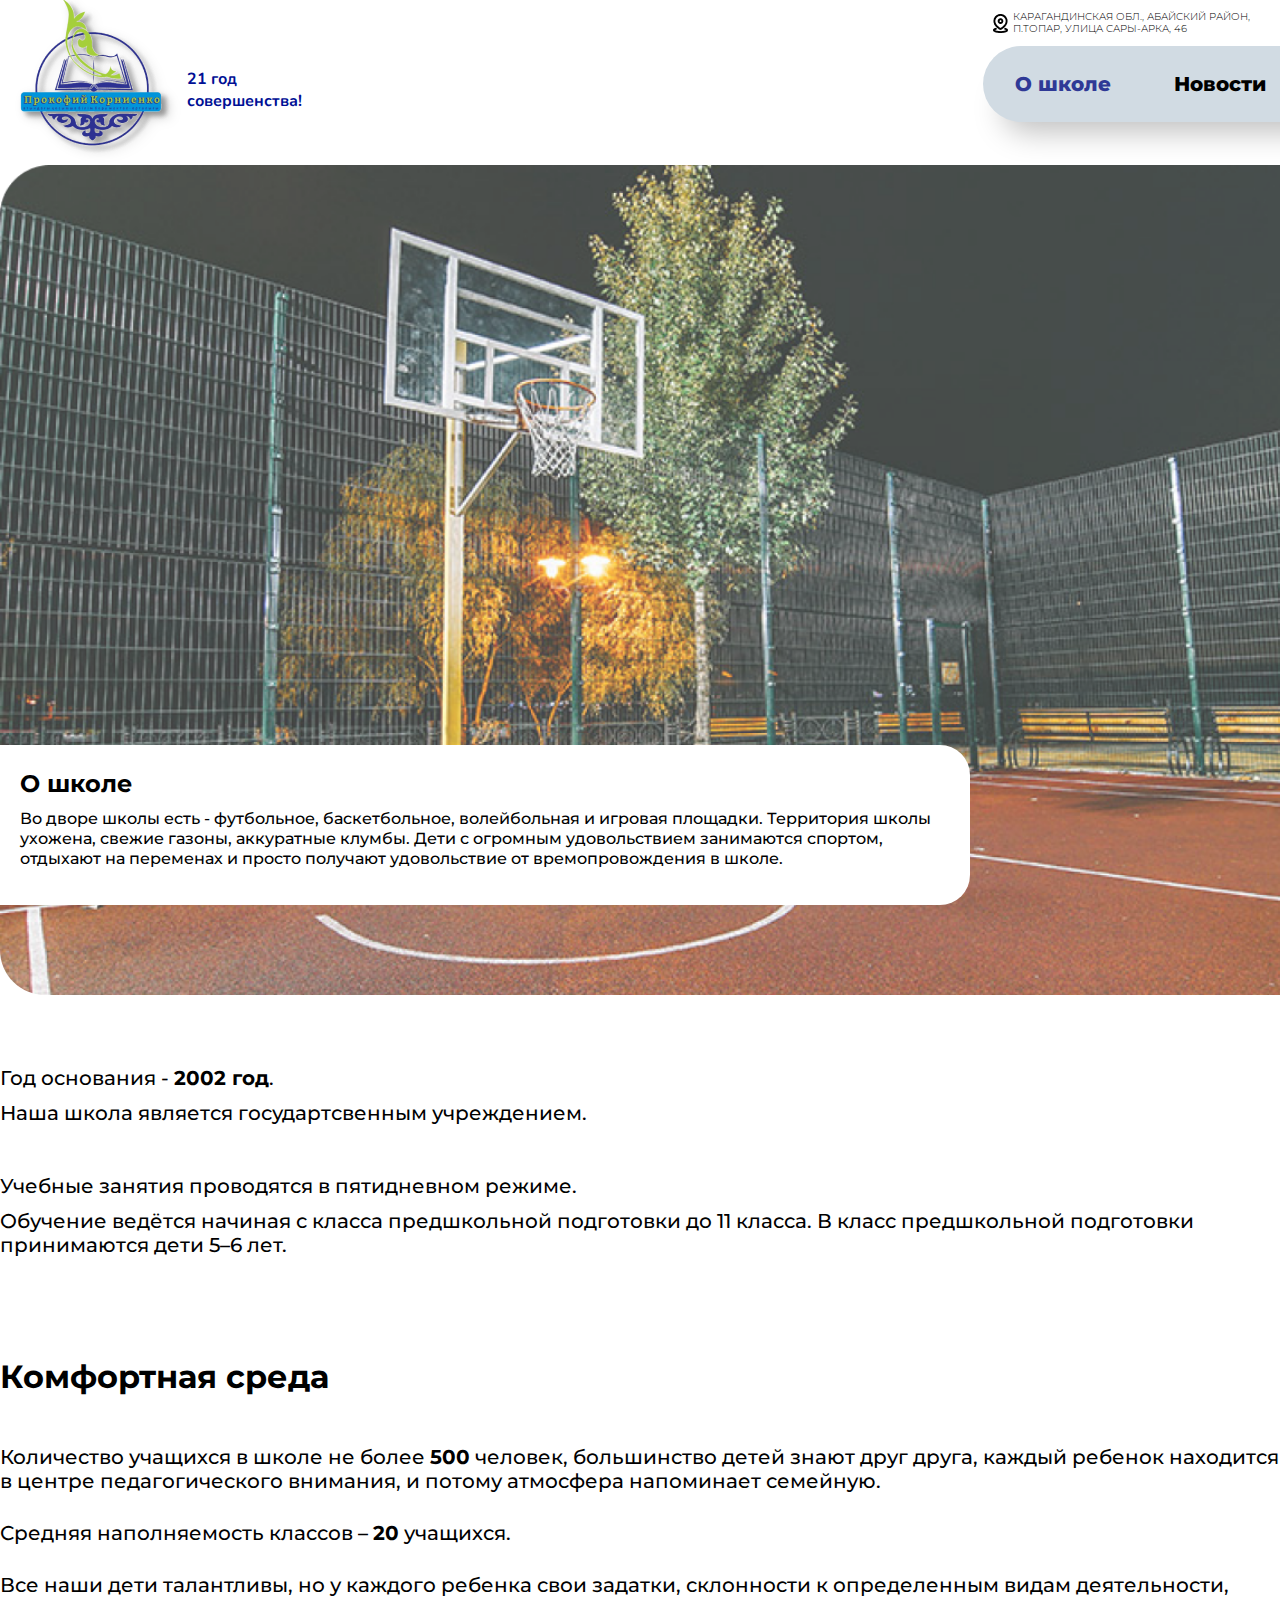
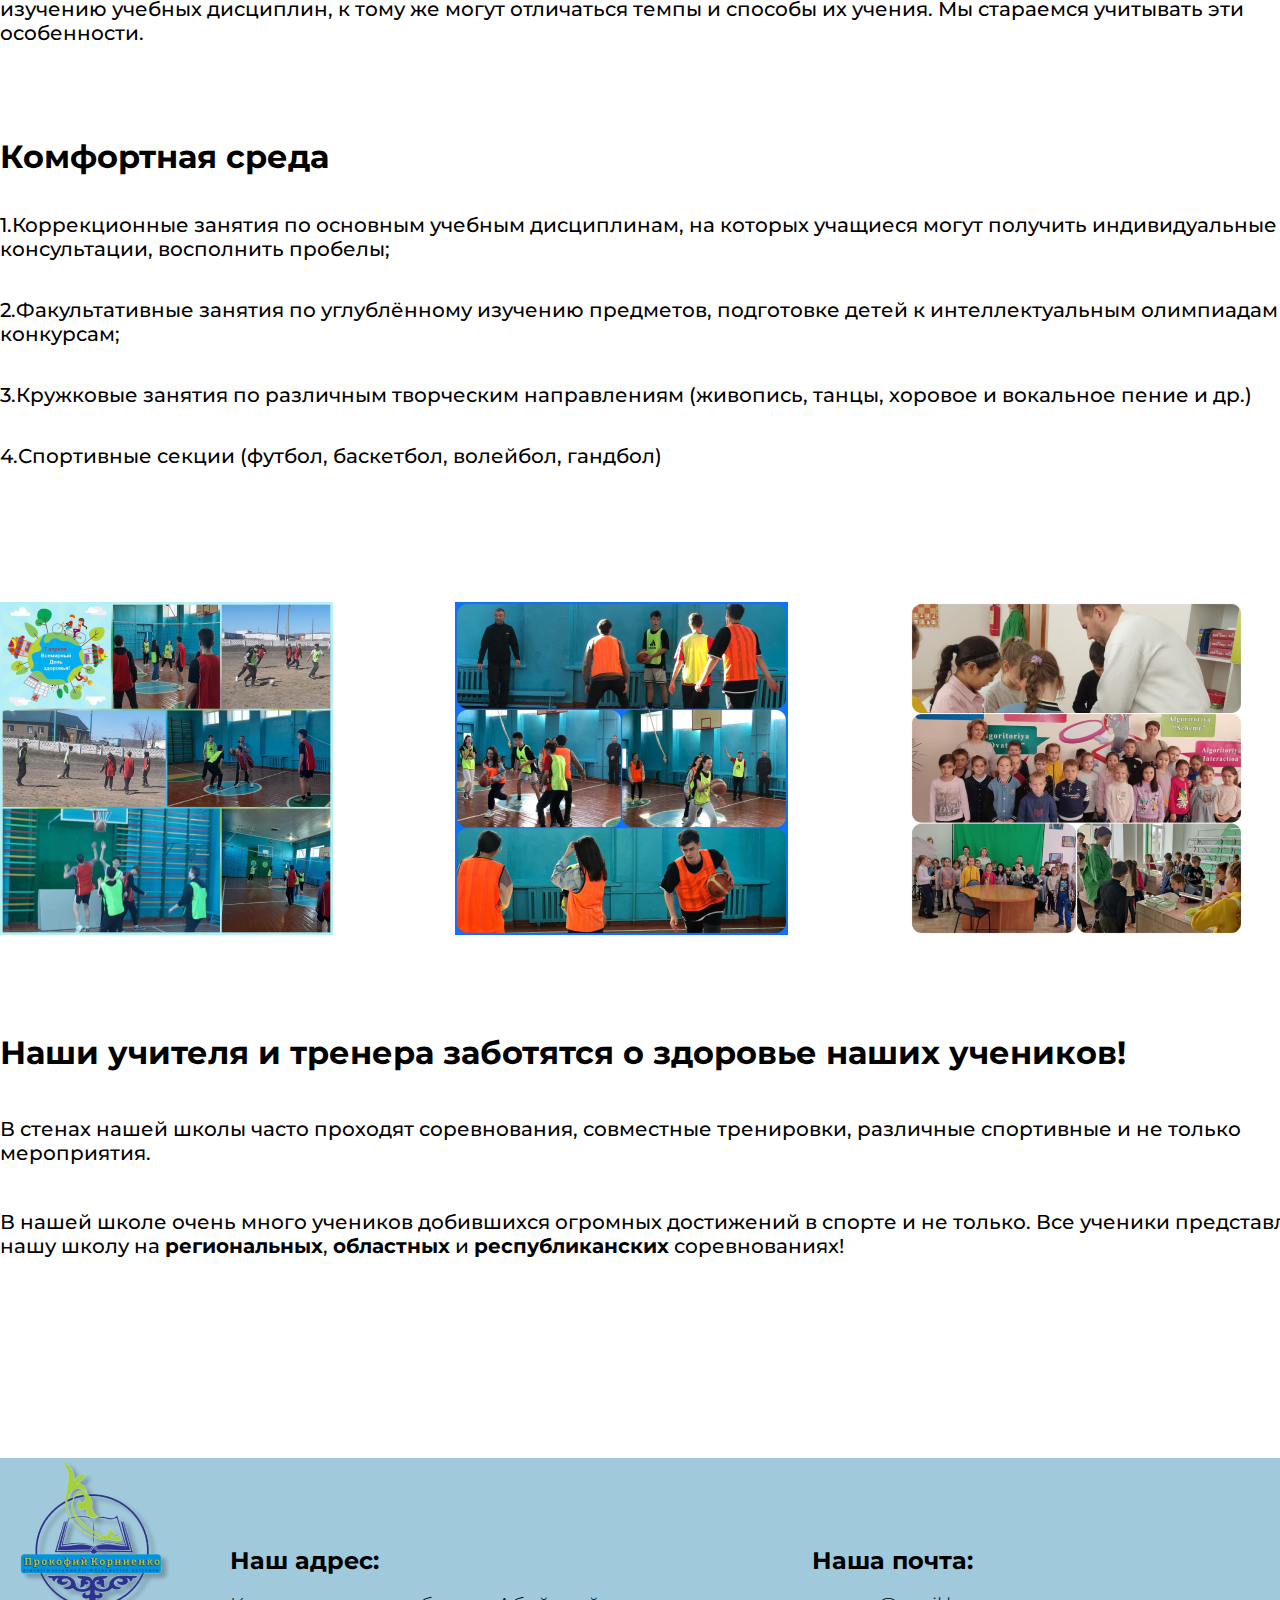
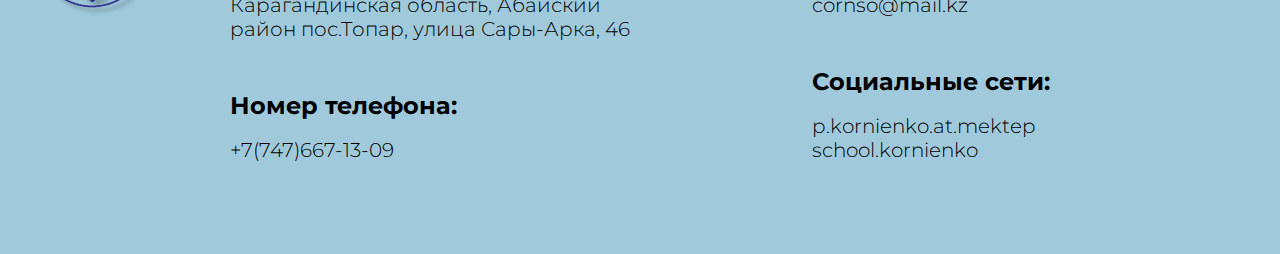
<file: About/About.html>
<!DOCTYPE html>
<html lang="en">
  <head>
    <meta charset="UTF-8" />
    <meta http-equiv="X-UA-Compatible" content="IE=edge" />
    <meta name="viewport" content="width=device-width, initial-scale=1.0" />
    <link rel="preconnect" href="https://fonts.googleapis.com" />
    <link rel="preconnect" href="https://fonts.gstatic.com" crossorigin />
    <link rel="preconnect" href="https://fonts.googleapis.com" />
    <link rel="preconnect" href="https://fonts.gstatic.com" crossorigin />
    <link
      href="https://fonts.googleapis.com/css2?family=Comfortaa:wght@300;400;500;700&family=Montserrat:wght@300;400;500;600;700;800&family=Nunito:wght@300;400;500;600;700;800&display=swap"
      rel="stylesheet"
    />
    <link rel="stylesheet" href="About.css" />
    <title>School</title>
  </head>

  <body>
    <div class="wrapper">
      <header>
        <nav>
          <div class="logo">
            <a href="/Home/index.html"><img src="image/logo.png" alt="" /></a>
            <p>21 год <br />совершенства!</p>
          </div>
          <div class="navbar">
            <div class="nav_info">
              <div class="adress">
                <img src="image/adress_con.png" alt="" />
                <h3 class="adress_text">
                  КАРАГАНДИНСКАЯ ОБЛ., АБАЙСКИЙ РАЙОН, П.ТОПАР, УЛИЦА САРЫ-АРКА,
                  46
                </h3>
              </div>
              <div class="post">
                <img src="image/post_icon.png" alt="" />
                <h3 class="post_text">cornso@mail.kz</h3>
              </div>
            </div>
            <div class="nav_links">
              <a style="color: #2f3996" href="#">О школе</a>
              <a href="/Blog/Blog.html">Новости</a>
              <a href="/Service/Service.html">Услуги</a>
            </div>
          </div>
        </nav>
        <div class="header">
          <div class="about_us">
            <h1>О школе</h1>
            <h2>
              Во дворе школы есть - футбольное, баскетбольное, волейбольная и
              игровая площадки. Территория школы ухожена, свежие газоны,
              аккуратные клумбы. Дети с огромным удовольствием занимаются
              спортом, отдыхают на переменах и просто получают удовольствие от
              времопровождения в школе.
            </h2>
          </div>
        </div>
        <div class="data">
          <p style="margin-top: 71px">
            Год основания - <span style="font-weight: bold">2002 год</span>.
          </p>
          <p style="margin-top: 11px">
            Наша школа является государтсвенным учреждением.
          </p>
          <p style="margin-top: 49px">
            Учебные занятия проводятся в пятидневном режиме.
          </p>
          <p style="margin-top: 11px">
            Обучение ведётся начиная с класса предшкольной подготовки до 11
            класса. В класс предшкольной подготовки <br />
            принимаются дети 5–6 лет.
          </p>
        </div>
      </header>
      <section class="other_data">
        <div class="environment">
          <h1>Комфортная среда</h1>
          <h2 style="margin-top: 49px">
            Количество учащихся в школе не более
            <span style="font-weight: bold">500</span> человек, большинство
            детей знают друг друга, каждый ребенок находится <br />
            в центре педагогического внимания, и потому атмосфера напоминает
            семейную.
          </h2>
          <h2 style="margin-top: 28px">
            Средняя наполняемость классов –
            <span style="font-weight: bold">20</span> учащихся.
          </h2>
          <h2 style="margin-top: 28px">
            Все наши дети талантливы, но у каждого ребенка свои задатки,
            склонности к определенным видам деятельности, <br />
            изучению учебных дисциплин, к тому же могут отличаться темпы и
            способы их учения. Мы стараемся учитывать эти <br />
            особенности.
          </h2>
        </div>
        <div class="activities">
          <h1>Комфортная среда</h1>
          <h2>
            1.Коррекционные занятия по основным учебным дисциплинам, на которых
            учащиеся могут получить индивидуальные <br />
            консультации, восполнить пробелы;
          </h2>
          <h2>
            2.Факультативные занятия по углублённому изучению предметов,
            подготовке детей к интеллектуальным олимпиадам и <br />
            конкурсам;
          </h2>
          <h2>
            3.Кружковые занятия по различным творческим направлениям (живопись,
            танцы, хоровое и вокальное пение и др.)
          </h2>
          <h2>4.Спортивные секции (футбол, баскетбол, волейбол, гандбол)</h2>
          <div class="activites_blog">
            <img src="image/activity_1.png" alt="" />
            <img src="image/activity_2.png" alt="" />
            <img src="image/activity_3.png" alt="" />
          </div>
        </div>
        <div class="teachers">
          <h1>Наши учителя и тренера заботятся о здоровье наших учеников!</h1>
          <h2>
            В стенах нашей школы часто проходят соревнования, совместные
            тренировки, различные спортивные и не только <br />
            мероприятия.
          </h2>
          <h2>
            В нашей школе очень много учеников добившихся огромных достижений в
            спорте и не только. Все ученики представляют <br />
            нашу школу на <span>региональных</span>, <span>областных</span> и
            <span>республиканских</span> соревнованиях!
          </h2>
        </div>
      </section>
    </div>
    <footer>
      <img src="/About/image/logo.png" alt="" />
      <div class="footer_links">
        <div class="links_column">
          <div class="links">
            <h1>Наш адрес:</h1>
            <h2>
              Карагандинская область, Абайский район пос.Топар, улица Сары-Арка,
              46
            </h2>
          </div>
          <div class="links">
            <h1>Номер телефона:</h1>
            <h2>+7(747)667-13-09</h2>
          </div>
        </div>
        <div class="links_column">
          <div class="links">
            <h1>Наша почта:</h1>
            <h2>cornso@mail.kz</h2>
          </div>
          <div class="links">
            <h1>Социальные сети:</h1>
            <h2>p.kornienko.at.mektep<br />school.kornienko</h2>
          </div>
        </div>
      </div>
    </footer>
  </body>
</html>
</file>
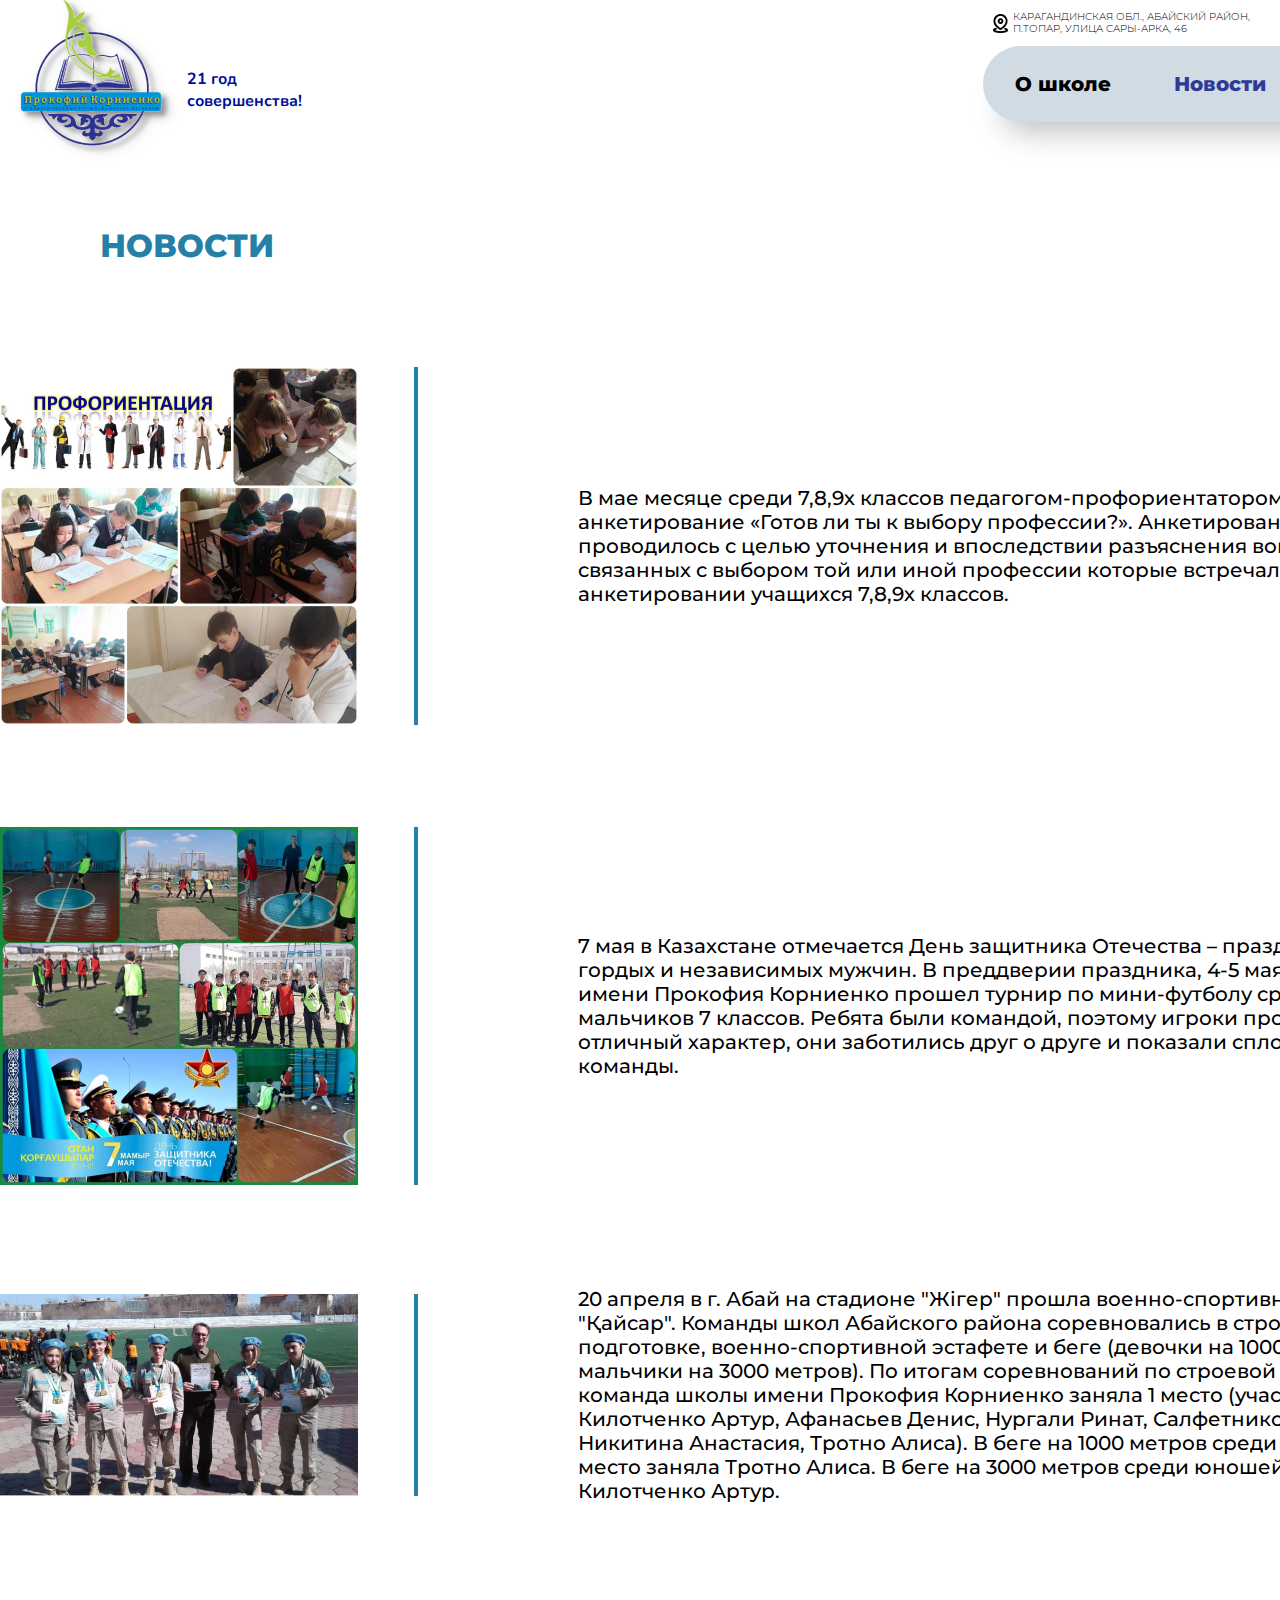
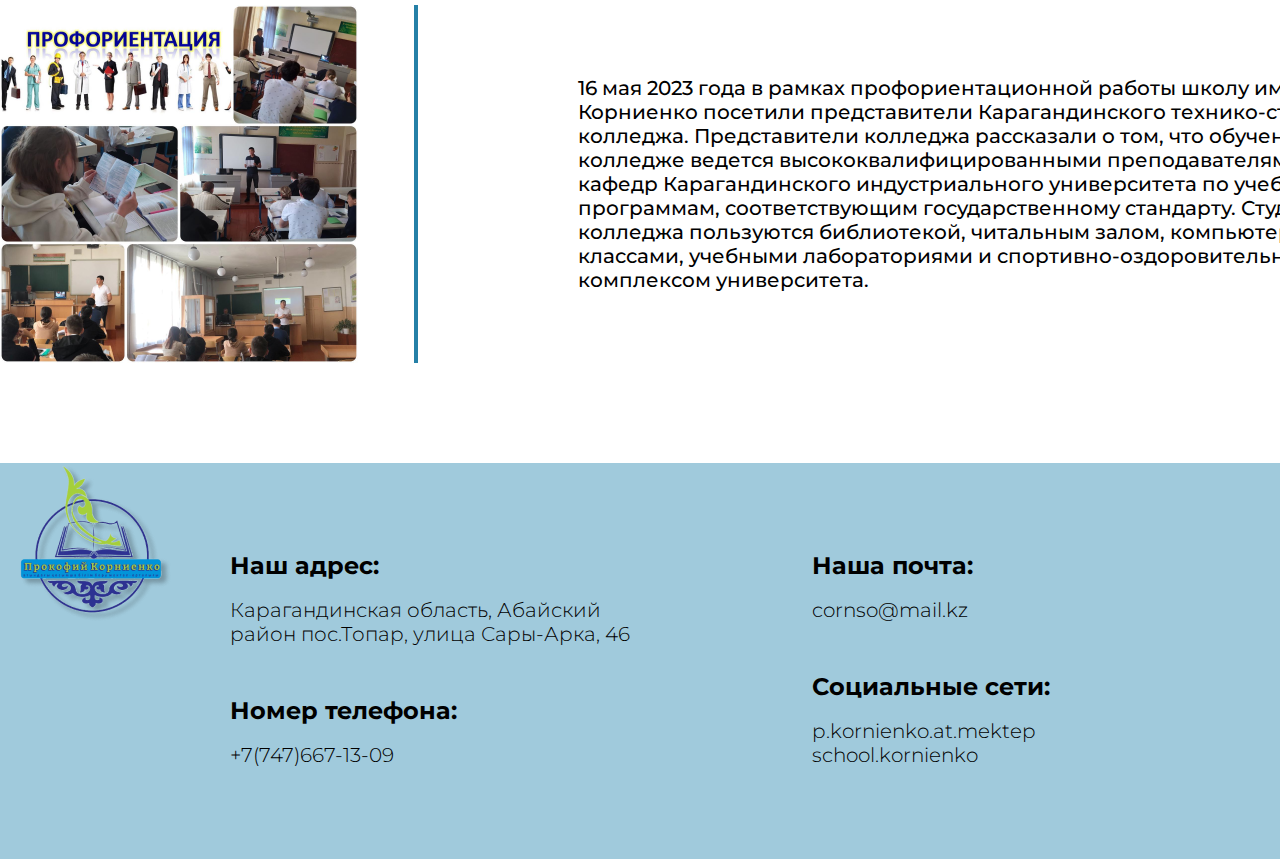
<file: Blog/Blog.html>
<!DOCTYPE html>
<html lang="en">
  <head>
    <meta charset="UTF-8" />
    <meta http-equiv="X-UA-Compatible" content="IE=edge" />
    <meta name="viewport" content="width=device-width, initial-scale=1.0" />
    <link rel="preconnect" href="https://fonts.googleapis.com" />
    <link rel="preconnect" href="https://fonts.gstatic.com" crossorigin />
    <link rel="preconnect" href="https://fonts.googleapis.com" />
    <link rel="preconnect" href="https://fonts.gstatic.com" crossorigin />
    <link
      href="https://fonts.googleapis.com/css2?family=Comfortaa:wght@300;400;500;700&family=Montserrat:wght@300;400;500;600;700;800&family=Nunito:wght@300;400;500;600;700;800&display=swap"
      rel="stylesheet"
    />
    <link rel="stylesheet" href="Blog.css" />
    <title>School</title>
  </head>

  <body>
    <div class="wrapper">
      <header>
        <nav>
          <div class="logo">
            <a href="/Home/index.html"><img src="image/logo.png" alt="" /></a>
            <p>21 год <br />совершенства!</p>
          </div>
          <div class="navbar">
            <div class="nav_info">
              <div class="adress">
                <img src="image/adress_con.png" alt="" />
                <h3 class="adress_text">
                  КАРАГАНДИНСКАЯ ОБЛ., АБАЙСКИЙ РАЙОН, П.ТОПАР, УЛИЦА САРЫ-АРКА,
                  46
                </h3>
              </div>
              <div class="post">
                <img src="image/post_icon.png" alt="" />
                <h3 class="post_text">cornso@mail.kz</h3>
              </div>
            </div>
            <div class="nav_links">
              <a href="/About/About.html">О школе</a>
              <a style="color: #2f3996" href="#">Новости</a>
              <a href="/Service/Service.html">Услуги</a>
            </div>
          </div>
        </nav>
      </header>
      <section class="blog">
        <h1 class="blog_title">НОВОСТИ</h1>
        <div class="blog_card">
          <img src="image/blog_1.png" alt="" />
          <h2>
            В мае месяце среди 7,8,9х классов педагогом-профориентатором
            проводилось анкетирование «Готов ли ты к выбору профессии?».
            Анкетирование проводилось с целью уточнения и впоследствии
            разъяснения вопросов, связанных с выбором той или иной профессии
            которые встречались при анкетировании учащихся 7,8,9х классов.
          </h2>
        </div>
        <div class="blog_card">
          <img src="image/blog_2.png" alt="" />
          <h2>
            7 мая в Казахстане отмечается День защитника Отечества – праздник
            смелых, гордых и независимых мужчин. В преддверии праздника, 4-5
            мая, в школе имени Прокофия Корниенко прошел турнир по мини-футболу
            среди мальчиков 7 классов. Ребята были командой, поэтому игроки
            проявили отличный характер, они заботились друг о друге и показали
            сплоченность команды.
          </h2>
        </div>
        <div class="blog_card">
          <img src="image/blog_3.png" alt="" />
          <h2>
            20 апреля в г. Абай на стадионе "Жігер" прошла военно-спортивная
            игра "Қайсар". Команды школ Абайского района соревновались в
            строевой подготовке, военно-спортивной эстафете и беге (девочки на
            1000 метров, мальчики на 3000 метров). По итогам соревнований по
            строевой подготовке команда школы имени Прокофия Корниенко заняла 1
            место (участники Килотченко Артур, Афанасьев Денис, Нургали Ринат,
            Салфетников Владислав, Никитина Анастасия, Тротно Алиса). В беге на
            1000 метров среди девушек 1 место заняла Тротно Алиса. В беге на
            3000 метров среди юношей 2 место занял Килотченко Артур.
          </h2>
        </div>
        <div class="blog_card">
          <img src="image/blog_4.png" alt="" />
          <h2>
            16 мая 2023 года в рамках профориентационной работы школу имени
            Прокофия Корниенко посетили представители Карагандинского
            технико-строительного колледжа. Представители колледжа рассказали о
            том, что обучение в колледже ведется высококвалифицированными
            преподавателями колледжа и кафедр Карагандинского индустриального
            университета по учебным программам, соответствующим государственному
            стандарту. Студенты колледжа пользуются библиотекой, читальным
            залом, компьютерными классами, учебными лабораториями и
            спортивно-оздоровительным комплексом университета.
          </h2>
        </div>
      </section>
    </div>
    <footer>
      <img src="/About/image/logo.png" alt="" />
      <div class="footer_links">
        <div class="links_column">
          <div class="links">
            <h1>Наш адрес:</h1>
            <h2>
              Карагандинская область, Абайский район пос.Топар, улица Сары-Арка,
              46
            </h2>
          </div>
          <div class="links">
            <h1>Номер телефона:</h1>
            <h2>+7(747)667-13-09</h2>
          </div>
        </div>
        <div class="links_column">
          <div class="links">
            <h1>Наша почта:</h1>
            <h2>cornso@mail.kz</h2>
          </div>
          <div class="links">
            <h1>Социальные сети:</h1>
            <h2>p.kornienko.at.mektep<br />school.kornienko</h2>
          </div>
        </div>
      </div>
    </footer>
  </body>
</html>
</file>
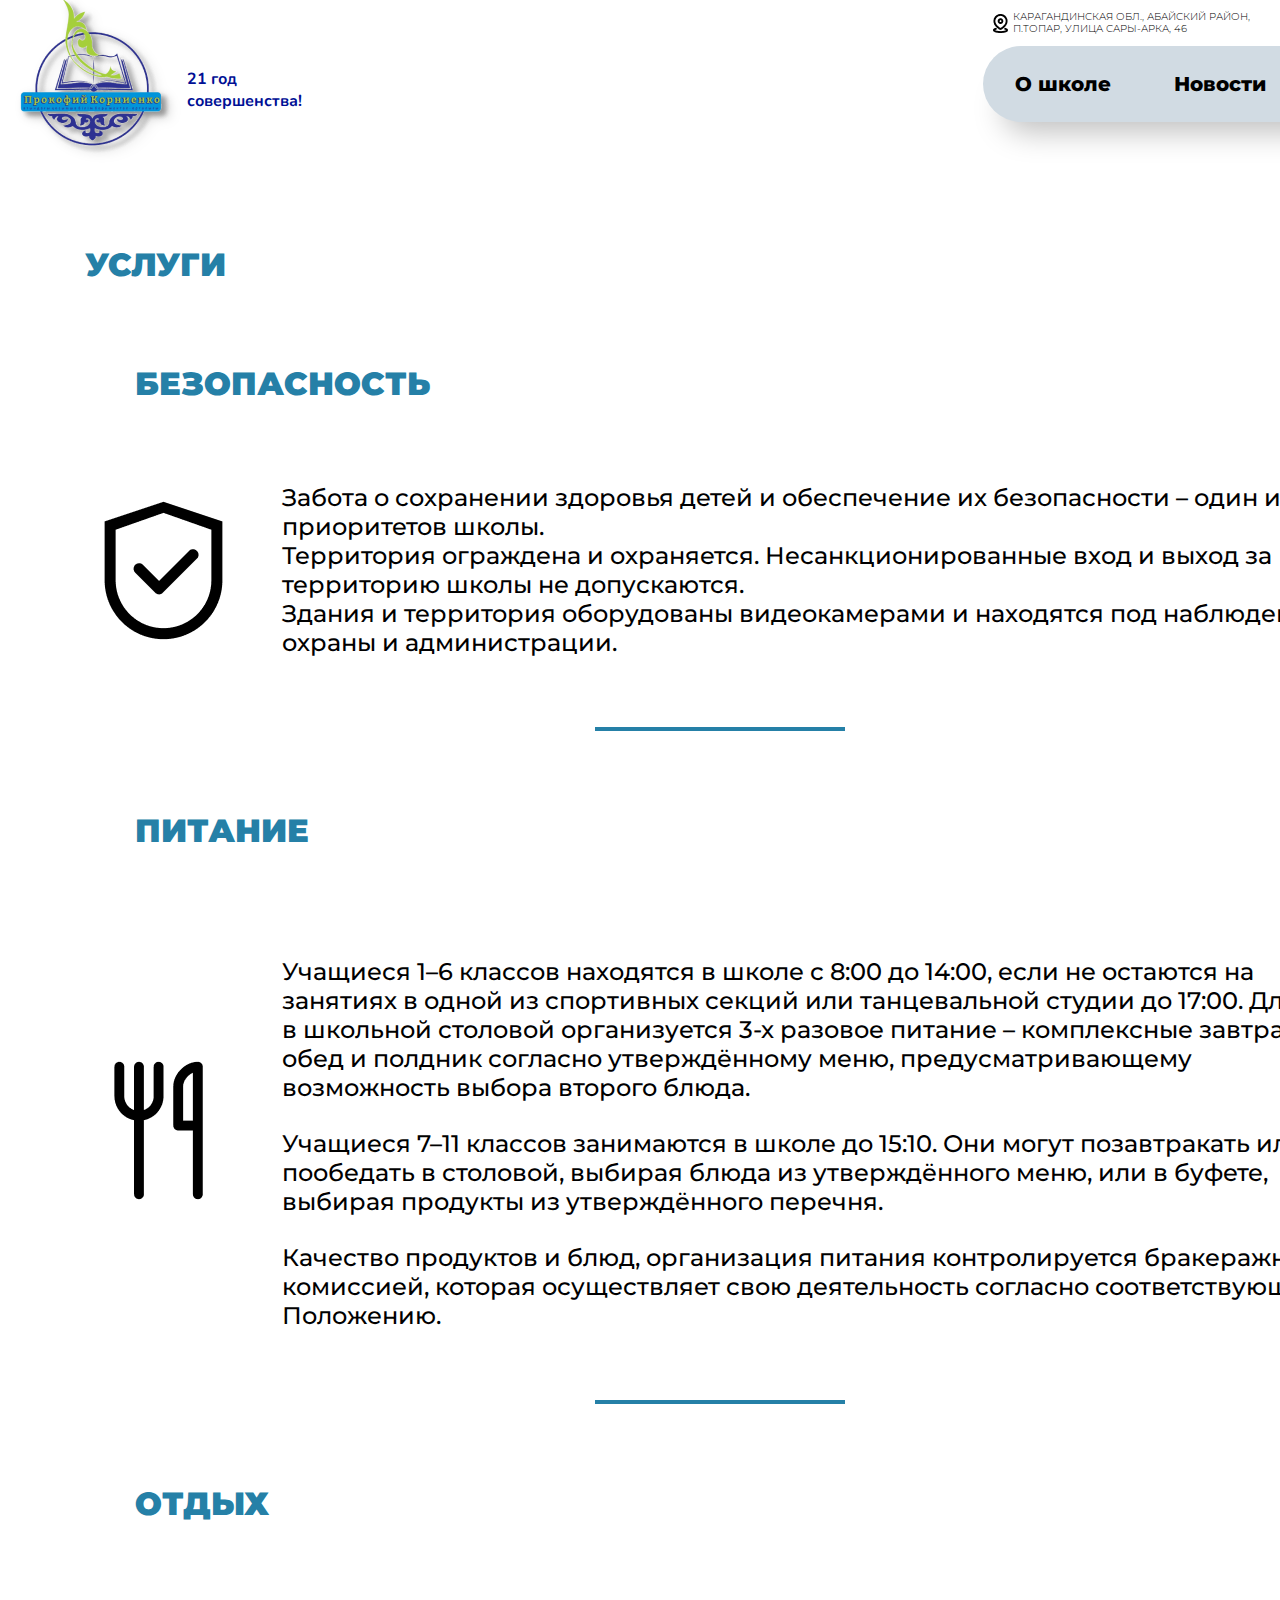
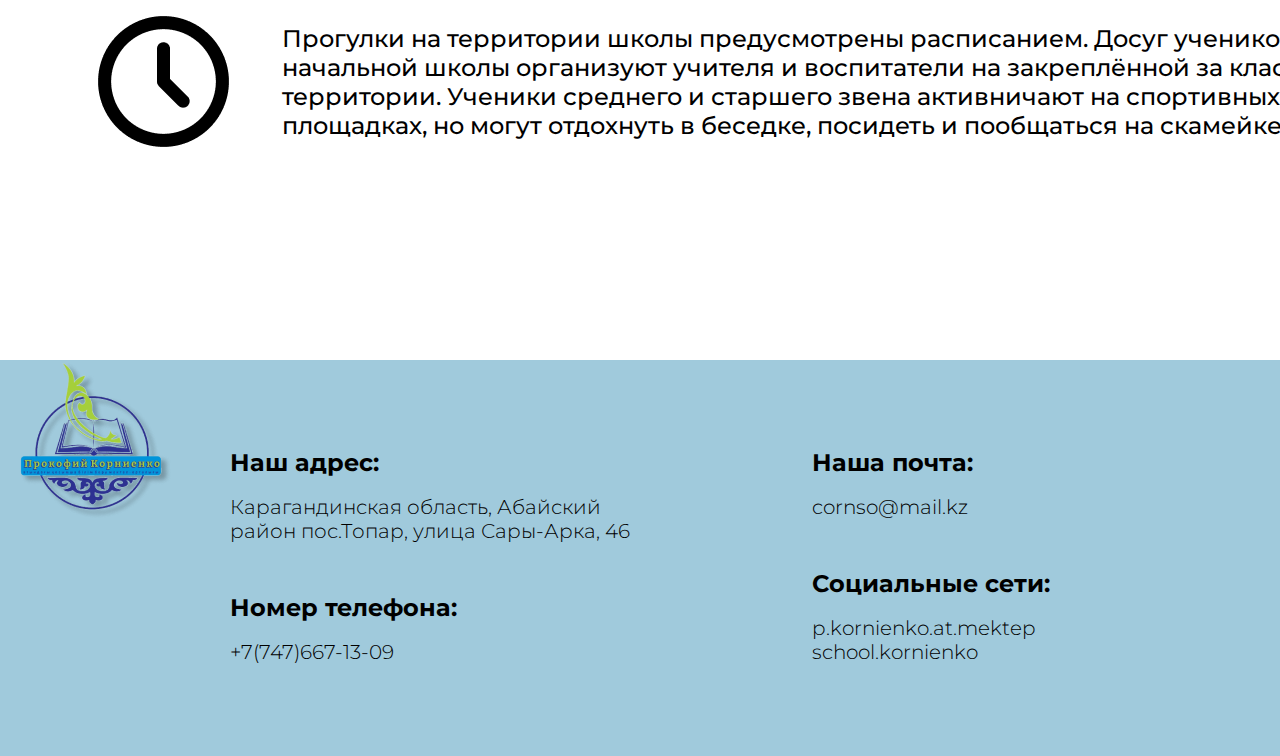
<file: Service/Service.html>
<!DOCTYPE html>
<html lang="en">
  <head>
    <meta charset="UTF-8" />
    <meta http-equiv="X-UA-Compatible" content="IE=edge" />
    <meta name="viewport" content="width=device-width, initial-scale=1.0" />
    <link rel="preconnect" href="https://fonts.googleapis.com" />
    <link rel="preconnect" href="https://fonts.gstatic.com" crossorigin />
    <link rel="preconnect" href="https://fonts.googleapis.com" />
    <link rel="preconnect" href="https://fonts.gstatic.com" crossorigin />
    <link
      href="https://fonts.googleapis.com/css2?family=Comfortaa:wght@300;400;500;700&family=Montserrat:wght@300;400;500;600;700;800&family=Nunito:wght@300;400;500;600;700;800&display=swap"
      rel="stylesheet"
    />
    <link rel="stylesheet" href="Service.css" />
    <title>School</title>
  </head>

  <body>
    <div class="wrapper">
      <header>
        <nav>
          <div class="logo">
            <a href="/Home/index.html"><img src="image/logo.png" alt="" /></a>
            <p>21 год <br />совершенства!</p>
          </div>
          <div class="navbar">
            <div class="nav_info">
              <div class="adress">
                <img src="image/adress_con.png" alt="" />
                <h3 class="adress_text">
                  КАРАГАНДИНСКАЯ ОБЛ., АБАЙСКИЙ РАЙОН, П.ТОПАР, УЛИЦА САРЫ-АРКА,
                  46
                </h3>
              </div>
              <div class="post">
                <img src="image/post_icon.png" alt="" />
                <h3 class="post_text">cornso@mail.kz</h3>
              </div>
            </div>
            <div class="nav_links">
              <a href="/About/About.html">О школе</a>
              <a href="/Blog/Blog.html">Новости</a>
              <a style="color: #2f3996" href="/Service/Service.html">Услуги</a>
            </div>
          </div>
        </nav>
      </header>
      <section class="services">
        <h1 class="service_title">УСЛУГИ</h1>
        <div class="service_card">
          <h1 class="service_title">БЕЗОПАСНОСТЬ</h1>
          <div class="card_content">
            <img src="image/service_1.png" alt="" />
            <h2>
              Забота о сохранении здоровья детей и обеспечение их безопасности –
              один из приоритетов школы. <br />
              Территория ограждена и охраняется. Несанкционированные вход и
              выход за территорию школы не допускаются. <br />
              Здания и территория оборудованы видеокамерами и находятся под
              наблюдением охраны и администрации.
            </h2>
          </div>
        </div>
        <hr color="#2580A7" style="height: 4px" />
        <div class="service_card">
          <h1 class="service_title">ПИТАНИЕ</h1>
          <div class="card_content">
            <img src="image/service_2.png" alt="" />
            <div class="text">
              <h2>
                Учащиеся 1–6 классов находятся в школе с 8:00 до 14:00, если не
                остаются на занятиях в одной из спортивных секций или
                танцевальной студии до 17:00. Для них в школьной столовой
                организуется 3-х разовое питание – комплексные завтрак, обед и
                полдник согласно утверждённому меню, предусматривающему
                возможность выбора второго блюда.
              </h2>
              <h2>
                Учащиеся 7–11 классов занимаются в школе до 15:10. Они могут
                позавтракать или пообедать в столовой, выбирая блюда из
                утверждённого меню, или в буфете, выбирая продукты из
                утверждённого перечня.
              </h2>
              <h2>
                Качество продуктов и блюд, организация питания контролируется
                бракеражной комиссией, которая осуществляет свою деятельность
                согласно соответствующему Положению.
              </h2>
            </div>
          </div>
        </div>
        <hr color="#2580A7" style="height: 4px" />
        <div class="service_card">
          <h1 class="service_title">ОТДЫХ</h1>
          <div class="card_content">
            <img src="image/service_3.png" alt="" />
            <h2>
              Прогулки на территории школы предусмотрены расписанием. Досуг
              учеников начальной школы организуют учителя и воспитатели на
              закреплённой за классом территории. Ученики среднего и старшего
              звена активничают на спортивных площадках, но могут отдохнуть в
              беседке, посидеть и пообщаться на скамейке.
            </h2>
          </div>
        </div>
      </section>
    </div>
    <footer>
      <img src="/About/image/logo.png" alt="" />
      <div class="footer_links">
        <div class="links_column">
          <div class="links">
            <h1>Наш адрес:</h1>
            <h2>
              Карагандинская область, Абайский район пос.Топар, улица Сары-Арка,
              46
            </h2>
          </div>
          <div class="links">
            <h1>Номер телефона:</h1>
            <h2>+7(747)667-13-09</h2>
          </div>
        </div>
        <div class="links_column">
          <div class="links">
            <h1>Наша почта:</h1>
            <h2>cornso@mail.kz</h2>
          </div>
          <div class="links">
            <h1>Социальные сети:</h1>
            <h2>p.kornienko.at.mektep<br />school.kornienko</h2>
          </div>
        </div>
      </div>
    </footer>
  </body>
</html>
</file>
<file: About/About.css>
* {
  margin: 0;
  padding: 0;
  box-sizing: border-box;
}

body {
  font-family: "Montserrat", sans-serif;
}

a {
  text-decoration: none;
}

.wrapper {
  width: 1440px;
  margin: 0 auto;
}

nav {
  height: 165px;
  display: flex;
  justify-content: space-between;
  flex-direction: row;
}

.logo {
  display: flex;
  flex-direction: row;
  align-items: center;
  height: 160px;
}

.logo img {
  filter: drop-shadow(5px 4px 5px rgba(0, 0, 0, 0.25));
}

.logo p {
  font-family: "Nunito";
  font-style: normal;
  font-weight: 700;
  font-size: 16px;
  line-height: 22px;
  margin-top: 20px;
  color: #000f95;
}

.navbar {
  width: 457px;
  height: 76px;
}

.nav_info {
  display: flex;
  flex-direction: row;
  align-items: center;
  margin-top: 11px;
}

.adress,
.post {
  max-width: 260px;
  display: flex;
  align-items: center;
  flex-direction: row;
}

.adress {
  margin-left: 10px;
}

.post {
  margin-left: 37px;
}

.adress img {
  margin-right: 5px;
}

.adress_text {
  font-weight: 300;
  font-size: 10px;
  line-height: 12px;
  color: #000000;
  position: relative;
}

.post_text {
  font-weight: 300;
  font-size: 14px;
  line-height: 17px;
  text-align: center;

  color: #000000;
}

.nav_links {
  width: 457px;
  height: 76px;
  background: #d1dbe3;
  box-shadow: 6px 24px 30px -14px rgba(0, 0, 0, 0.25);
  border-radius: 204px;
  display: flex;
  align-items: center;
  justify-content: space-around;
  margin-top: 11px;
}

.nav_links a {
  font-weight: 800;
  font-size: 20px;
  line-height: 24px;
  text-align: center;
  color: #000000;
  transition: 0.2s all ease-in;
}

.nav_links a:hover {
  color: #2f3996;
}

.header {
  height: 830px;
  background-image: url("/About/image/header_bg.png");
  width: inherit;
  background-size: cover;
  background-repeat: no-repeat;
  border-radius: 45px;
  position: relative;
}

.about_us {
  position: absolute;
  height: 160px;
  width: 1000px;
  background-color: #fff;
  bottom: 90px;
  border-radius: 30px;
  left: -30px;
  padding-left: 50px;
}

.about_us h1 {
  font-weight: 700;
  font-size: 24px;
  line-height: 29px;
  text-align: left;
  margin-top: 24px;
}

.about_us h2 {
  font-weight: 500;
  font-size: 16px;
  line-height: 20px;
  width: 918px;
  margin-top: 11px;
}

.data p {
  font-weight: 500;
  font-size: 20px;
  line-height: 24px;
}

.environment {
  margin-top: 100px;
}

.environment h2,
.activities h2,
.teachers h2 {
  font-weight: 500;
  font-size: 20px;
  line-height: 24px;
}

.activities {
  margin-top: 92px;
}

.activities h2 {
  margin-top: 37px;
  line-height: 24px;
}

.activites_blog {
  width: 1243px;
  margin-top: 134px;
  display: flex;
  justify-content: space-between;
}

.activites_blog img {
  transition: all 0.5s;
}

.activites_blog img:hover {
  transition: all 0.5s;
  transform: scale(1.2);
}

.teachers {
  margin-top: 98px;
  margin-bottom: 200px;
}

.teachers h2 {
  margin-top: 45px;
}

.teachers h2 span {
  font-weight: 700;
}

footer {
  margin-top: 100px;
  height: 396px;
  background-color: #a0cadc;
  position: relative;
}

footer img {
  position: absolute;
}

.footer_links {
  margin: 0 auto;
  display: flex;
  flex-direction: row;
  justify-content: space-between;
  width: 820px;
  padding-top: 3%;
}

.links {
  margin-top: 50px;
}

.links h1 {
  font-size: 24px;
  line-height: 29px;
}

.links h2 {
  font-weight: 300;
  font-size: 20px;
  line-height: 24px;
  max-width: 438px;
  margin-top: 18px;
}
</file>
<file: Blog/Blog.css>
* {
  margin: 0;
  padding: 0;
  box-sizing: border-box;
}

body {
  font-family: "Montserrat", sans-serif;
}

a {
  text-decoration: none;
}

.wrapper {
  width: 1440px;
  margin: 0 auto;
}

nav {
  height: 165px;
  display: flex;
  justify-content: space-between;
  flex-direction: row;
}

h2 {
  font-weight: 500;
  font-size: 20px;
  line-height: 24px;
}
.logo {
  display: flex;
  flex-direction: row;
  align-items: center;
  height: 160px;
}

.logo img {
  filter: drop-shadow(5px 4px 5px rgba(0, 0, 0, 0.25));
}

.logo p {
  font-family: "Nunito";
  font-style: normal;
  font-weight: 700;
  font-size: 16px;
  line-height: 22px;
  margin-top: 20px;
  color: #000f95;
}

.navbar {
  width: 457px;
  height: 76px;
}

.nav_info {
  display: flex;
  flex-direction: row;
  align-items: center;
  margin-top: 11px;
}

.adress,
.post {
  max-width: 260px;
  display: flex;
  align-items: center;
  flex-direction: row;
}

.adress {
  margin-left: 10px;
}

.post {
  margin-left: 37px;
}

.adress img {
  margin-right: 5px;
}

.adress_text {
  font-weight: 300;
  font-size: 10px;
  line-height: 12px;
  color: #000000;
  position: relative;
}

.post_text {
  font-weight: 300;
  font-size: 14px;
  line-height: 17px;
  text-align: center;

  color: #000000;
}

.nav_links {
  width: 457px;
  height: 76px;
  background: #d1dbe3;
  box-shadow: 6px 24px 30px -14px rgba(0, 0, 0, 0.25);
  border-radius: 204px;
  display: flex;
  align-items: center;
  justify-content: space-around;
  margin-top: 11px;
}

.nav_links a {
  font-weight: 800;
  font-size: 20px;
  line-height: 24px;
  text-align: center;
  color: #000000;
  transition: 0.2s all ease-in;
}

.nav_links a:hover {
  color: #2f3996;
}

.blog_title {
  font-weight: 800;
  font-size: 32px;
  line-height: 39px;
  color: #2580a7;
  margin-top: 61px;
  margin-left: 100px;
}
.blog_card {
  display: flex;
  justify-content: space-between;
  align-items: center;
  margin-top: 102px;
}

.blog_card img {
  padding-right: 56px;
  border-right: 4px solid #2580a7;
}

.blog_card h2 {
  width: 862px;
}

footer {
  margin-top: 100px;
  height: 396px;
  background-color: #a0cadc;
  position: relative;
}

footer img {
  position: absolute;
}

.footer_links {
  margin: 0 auto;
  display: flex;
  flex-direction: row;
  justify-content: space-between;
  width: 820px;
  padding-top: 3%;
}

.links {
  margin-top: 50px;
}

.links h1 {
  font-size: 24px;
  line-height: 29px;
}

.links h2 {
  font-weight: 300;
  font-size: 20px;
  line-height: 24px;
  max-width: 438px;
  margin-top: 18px;
}
</file>
<file: Service/Service.css>
* {
  margin: 0;
  padding: 0;
  box-sizing: border-box;
}

body {
  font-family: "Montserrat", sans-serif;
}

a {
  text-decoration: none;
}

.wrapper {
  width: 1440px;
  margin: 0 auto;
}

nav {
  height: 165px;
  display: flex;
  justify-content: space-between;
  flex-direction: row;
}

h2 {
  font-weight: 500;
  font-size: 20px;
  line-height: 24px;
}
.logo {
  display: flex;
  flex-direction: row;
  align-items: center;
  height: 160px;
}

.logo img {
  filter: drop-shadow(5px 4px 5px rgba(0, 0, 0, 0.25));
}

.logo p {
  font-family: "Nunito";
  font-style: normal;
  font-weight: 700;
  font-size: 16px;
  line-height: 22px;
  margin-top: 20px;
  color: #000f95;
}

.navbar {
  width: 457px;
  height: 76px;
}

.nav_info {
  display: flex;
  flex-direction: row;
  align-items: center;
  margin-top: 11px;
}

.adress,
.post {
  max-width: 260px;
  display: flex;
  align-items: center;
  flex-direction: row;
}

.adress {
  margin-left: 10px;
}

.post {
  margin-left: 37px;
}

.adress img {
  margin-right: 5px;
}

.adress_text {
  font-weight: 300;
  font-size: 10px;
  line-height: 12px;
  color: #000000;
  position: relative;
}

.post_text {
  font-weight: 300;
  font-size: 14px;
  line-height: 17px;
  text-align: center;

  color: #000000;
}

.nav_links {
  width: 457px;
  height: 76px;
  background: #d1dbe3;
  box-shadow: 6px 24px 30px -14px rgba(0, 0, 0, 0.25);
  border-radius: 204px;
  display: flex;
  align-items: center;
  justify-content: space-around;
  margin-top: 11px;
}

.nav_links a {
  font-weight: 800;
  font-size: 20px;
  line-height: 24px;
  text-align: center;
  color: #000000;
  transition: 0.2s all ease-in;
}

.nav_links a:hover {
  color: #2f3996;
}

.service_title {
  font-weight: 900;
  font-size: 32px;
  line-height: 39px;
  text-align: left;
  color: #2580a7;
  margin-top: 80px;
}

.services {
  margin: 0 auto;
  width: 1270px;
  margin-bottom: 200px;
}

.service_card h1 {
  margin-left: 50px;
}

.card_content {
  display: flex;
  flex-direction: row;
  align-items: center;
  margin-top: 80px;
}

.card_content h2 {
  width: 1070px;
  font-weight: 500;
  font-size: 24px;
  line-height: 29px;
  margin-left: 40px;
}

hr {
  width: 250px;
  margin: 0 auto;
  height: 2px;
  margin-top: 70px;
  color: #000f95;
}

.text h2 {
  font-weight: 500;
  font-size: 24px;
  line-height: 29px;
  margin-top: 27px;
}

footer {
  margin-top: 100px;
  height: 396px;
  background-color: #a0cadc;
  position: relative;
}

footer img {
  position: absolute;
}

.footer_links {
  margin: 0 auto;
  display: flex;
  flex-direction: row;
  justify-content: space-between;
  width: 820px;
  padding-top: 3%;
}

.links {
  margin-top: 50px;
}

.links h1 {
  font-size: 24px;
  line-height: 29px;
}

.links h2 {
  font-weight: 300;
  font-size: 20px;
  line-height: 24px;
  max-width: 438px;
  margin-top: 18px;
}
</file>
